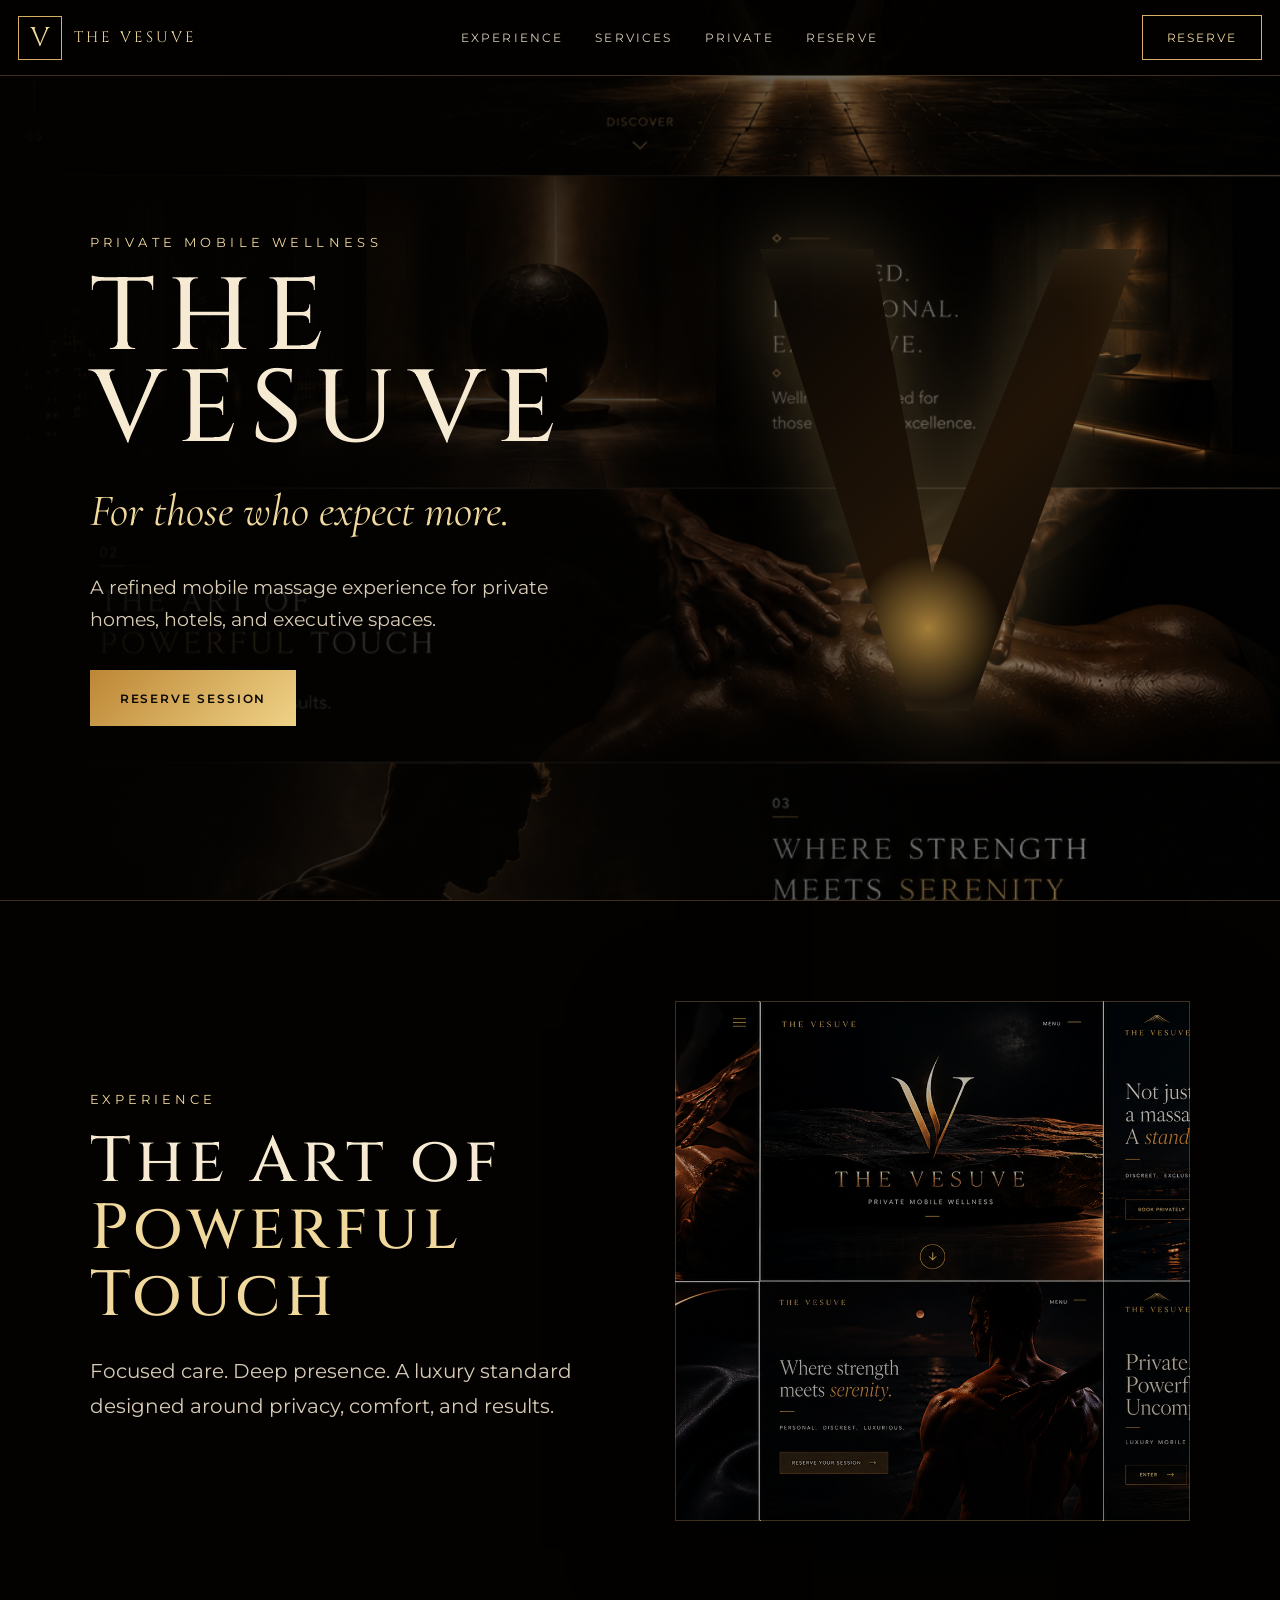
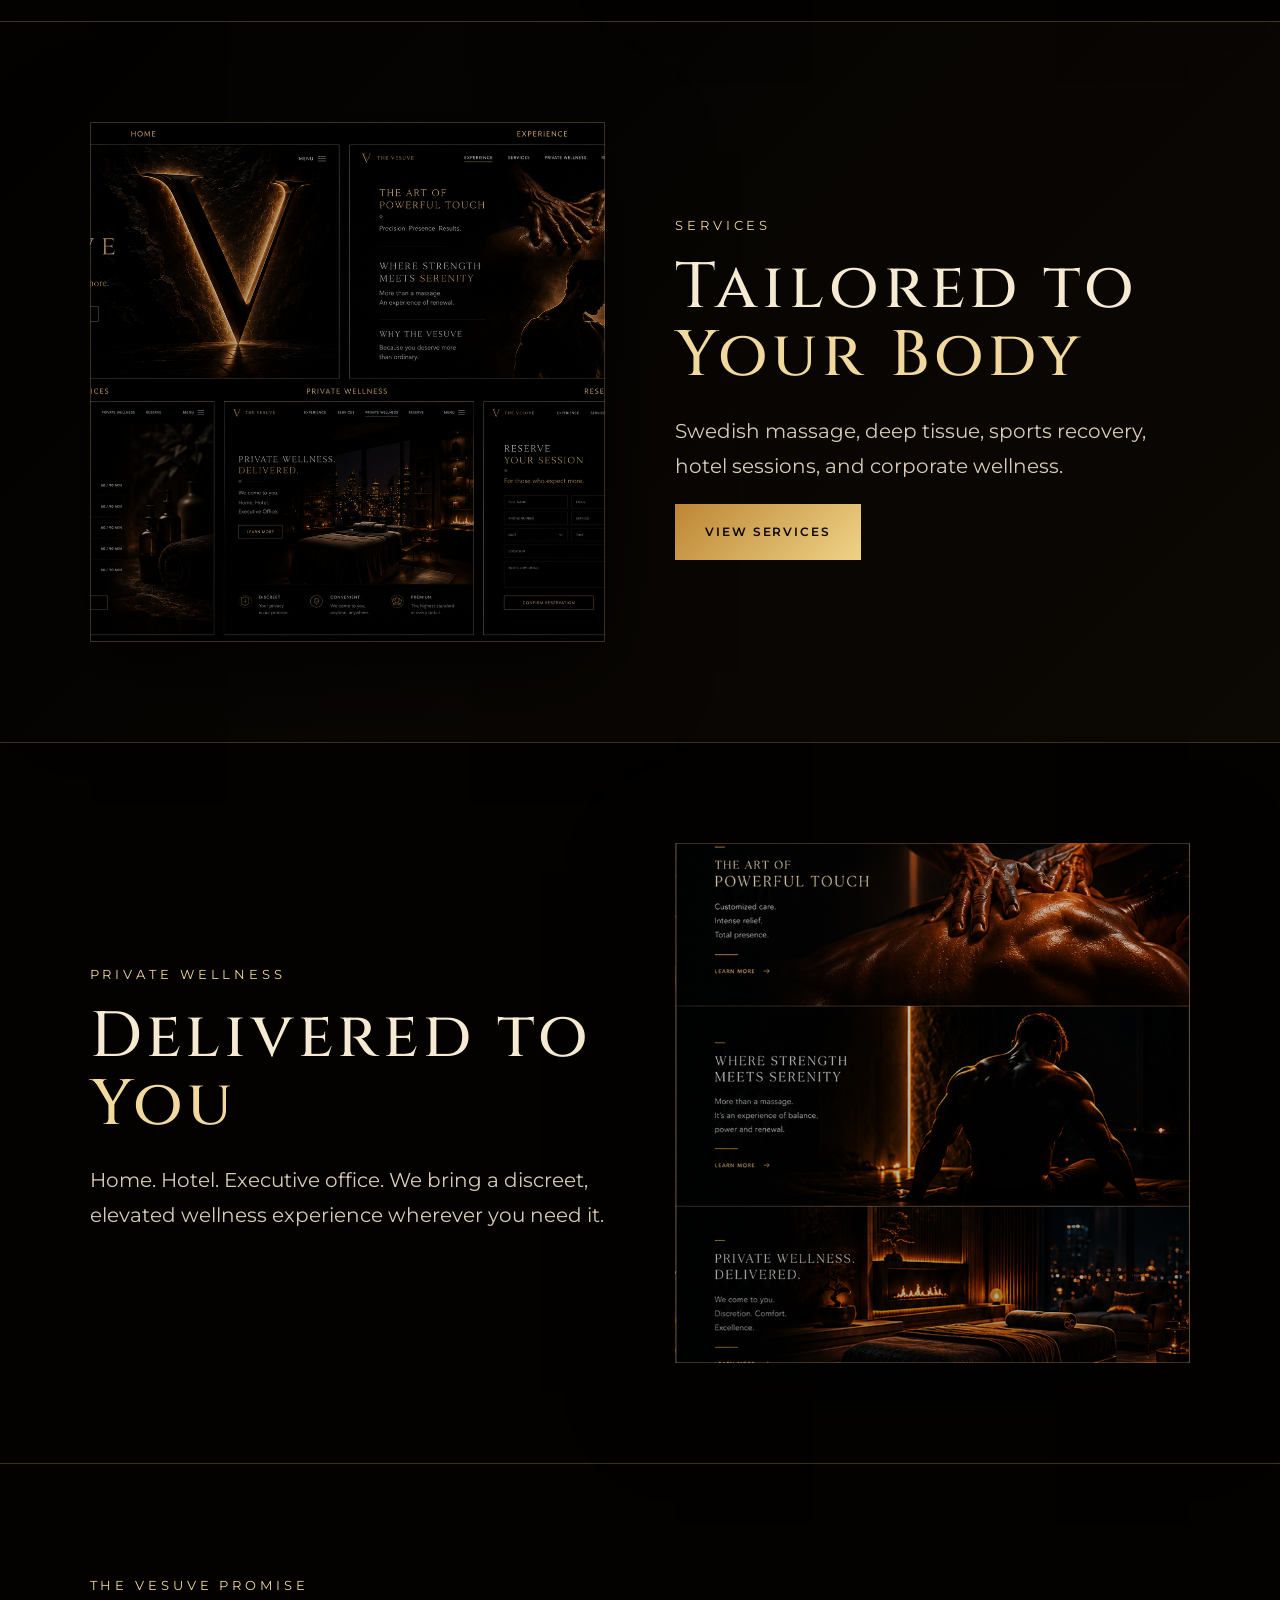
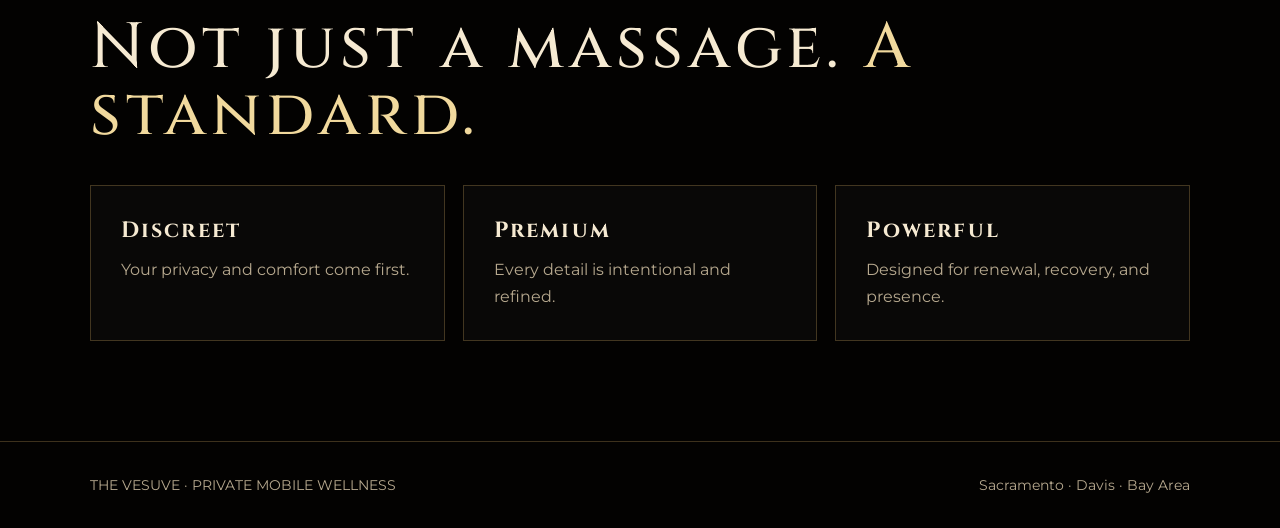
<file: index.html>
<!doctype html><html lang="en"><head><meta charset="utf-8"><meta name="viewport" content="width=device-width, initial-scale=1"><link rel="preconnect" href="https://fonts.googleapis.com"><link href="https://fonts.googleapis.com/css2?family=Cinzel:wght@400;500;600&family=Cormorant+Garamond:ital,wght@0,400;0,500;1,400;1,500&family=Montserrat:wght@300;400;500;600&display=swap" rel="stylesheet"><link rel="stylesheet" href="styles.css"><title>The Vesuve | Private Mobile Wellness</title></head><body><header class="header"><a class="logo" href="index.html"><span class="logo-v">V</span><span class="logo-text">THE VESUVE</span></a><nav class="desktop-nav"><a href="index.html#experience">Experience</a><a href="index.html#services">Services</a><a href="index.html#private">Private</a><a href="reserve.html">Reserve</a></nav><a class="desktop-cta" href="reserve.html">Reserve</a><button class="menu-button" data-menu-button aria-label="Open menu" aria-expanded="false">☰</button></header><nav class="mobile-menu" data-mobile-menu><a href="index.html#experience">Experience</a><a href="index.html#services">Services</a><a href="index.html#private">Private Wellness</a><a href="reserve.html">Reserve</a><a class="gold-button" href="reserve.html">Reserve Session</a></nav><main><section class="hero"><div class="hero-copy"><p class="kicker">Private Mobile Wellness</p><h1>THE<br>VESUVE</h1><p class="tagline">For those who expect more.</p><p class="subline">A refined mobile massage experience for private homes, hotels, and executive spaces.</p><a class="gold-button" href="reserve.html">Reserve Session</a></div><div class="hero-symbol" aria-hidden="true"></div></section><section id="experience" class="section"><div class="section-text"><p class="eyebrow">Experience</p><h2>The Art of <span class="gold">Powerful Touch</span></h2><p class="copy">Focused care. Deep presence. A luxury standard designed around privacy, comfort, and results.</p></div><div class="image-panel experience-img"></div></section><section id="services" class="section alt"><div class="image-panel services-img"></div><div class="section-text"><p class="eyebrow">Services</p><h2>Tailored to <span class="gold">Your Body</span></h2><p class="copy">Swedish massage, deep tissue, sports recovery, hotel sessions, and corporate wellness.</p><a class="gold-button" href="services.html">View Services</a></div></section><section id="private" class="section"><div class="section-text"><p class="eyebrow">Private Wellness</p><h2>Delivered to <span class="gold">You</span></h2><p class="copy">Home. Hotel. Executive office. We bring a discreet, elevated wellness experience wherever you need it.</p></div><div class="image-panel private-img"></div></section><section class="cards"><p class="eyebrow">The Vesuve Promise</p><h2>Not just a massage. <span class="gold">A standard.</span></h2><div class="cards-grid"><div class="card"><h3>Discreet</h3><p>Your privacy and comfort come first.</p></div><div class="card"><h3>Premium</h3><p>Every detail is intentional and refined.</p></div><div class="card"><h3>Powerful</h3><p>Designed for renewal, recovery, and presence.</p></div></div></section></main><footer class="footer"><div>THE VESUVE · PRIVATE MOBILE WELLNESS</div><div>Sacramento · Davis · Bay Area</div></footer><script src="script.js"></script></body></html>
</file>
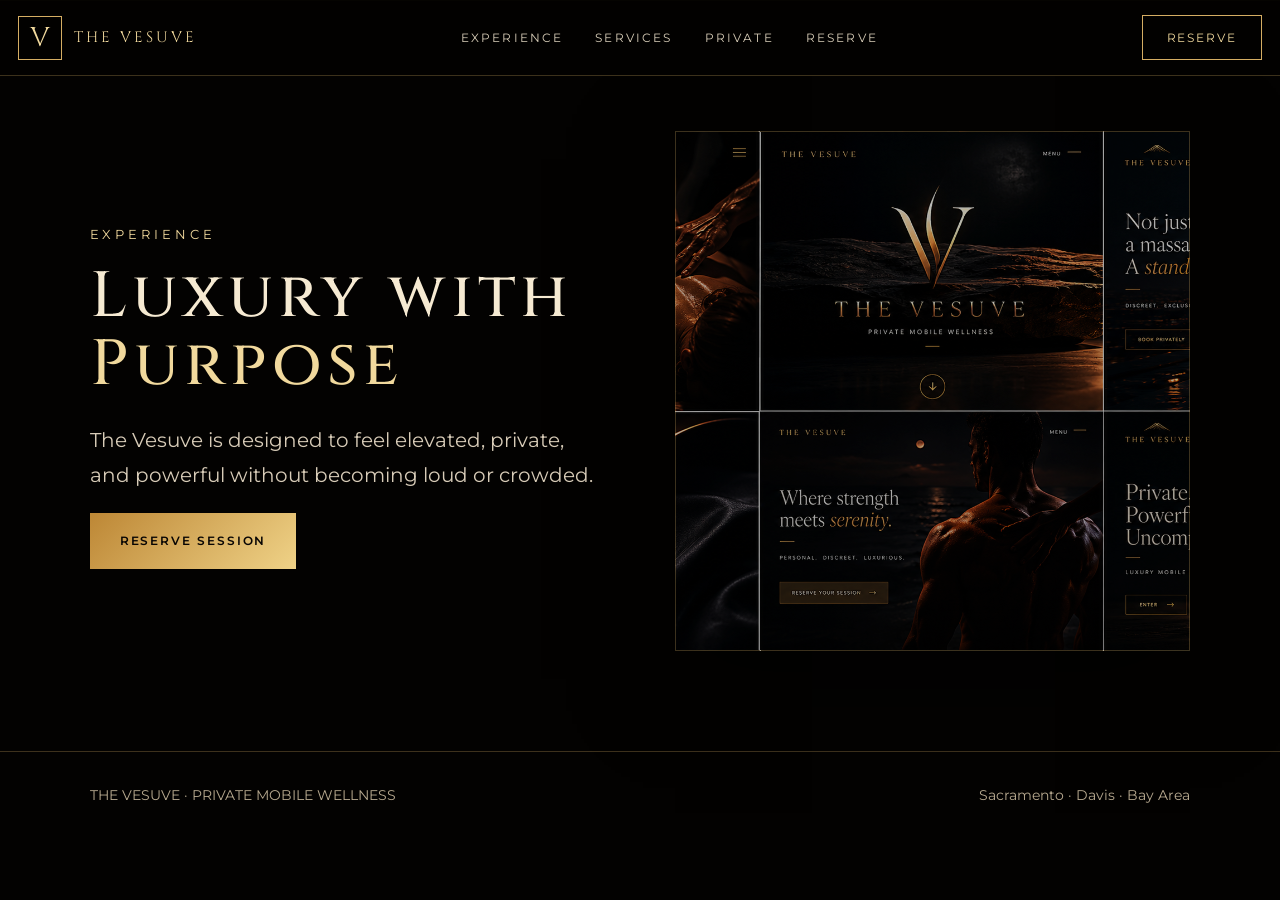
<file: experience.html>
<!doctype html><html lang="en"><head><meta charset="utf-8"><meta name="viewport" content="width=device-width, initial-scale=1"><link rel="preconnect" href="https://fonts.googleapis.com"><link href="https://fonts.googleapis.com/css2?family=Cinzel:wght@400;500;600&family=Cormorant+Garamond:ital,wght@0,400;0,500;1,400;1,500&family=Montserrat:wght@300;400;500;600&display=swap" rel="stylesheet"><link rel="stylesheet" href="styles.css"><title>Experience | The Vesuve</title></head><body><header class="header"><a class="logo" href="index.html"><span class="logo-v">V</span><span class="logo-text">THE VESUVE</span></a><nav class="desktop-nav"><a href="index.html#experience">Experience</a><a href="index.html#services">Services</a><a href="index.html#private">Private</a><a href="reserve.html">Reserve</a></nav><a class="desktop-cta" href="reserve.html">Reserve</a><button class="menu-button" data-menu-button aria-label="Open menu" aria-expanded="false">☰</button></header><nav class="mobile-menu" data-mobile-menu><a href="index.html#experience">Experience</a><a href="index.html#services">Services</a><a href="index.html#private">Private Wellness</a><a href="reserve.html">Reserve</a><a class="gold-button" href="reserve.html">Reserve Session</a></nav><main><section class="section" style="padding-top:130px"><div class="section-text"><p class="eyebrow">Experience</p><h2>Luxury with <span class="gold">Purpose</span></h2><p class="copy">The Vesuve is designed to feel elevated, private, and powerful without becoming loud or crowded.</p><a class="gold-button" href="reserve.html">Reserve Session</a></div><div class="image-panel experience-img"></div></section></main><footer class="footer"><div>THE VESUVE · PRIVATE MOBILE WELLNESS</div><div>Sacramento · Davis · Bay Area</div></footer><script src="script.js"></script></body></html>
</file>
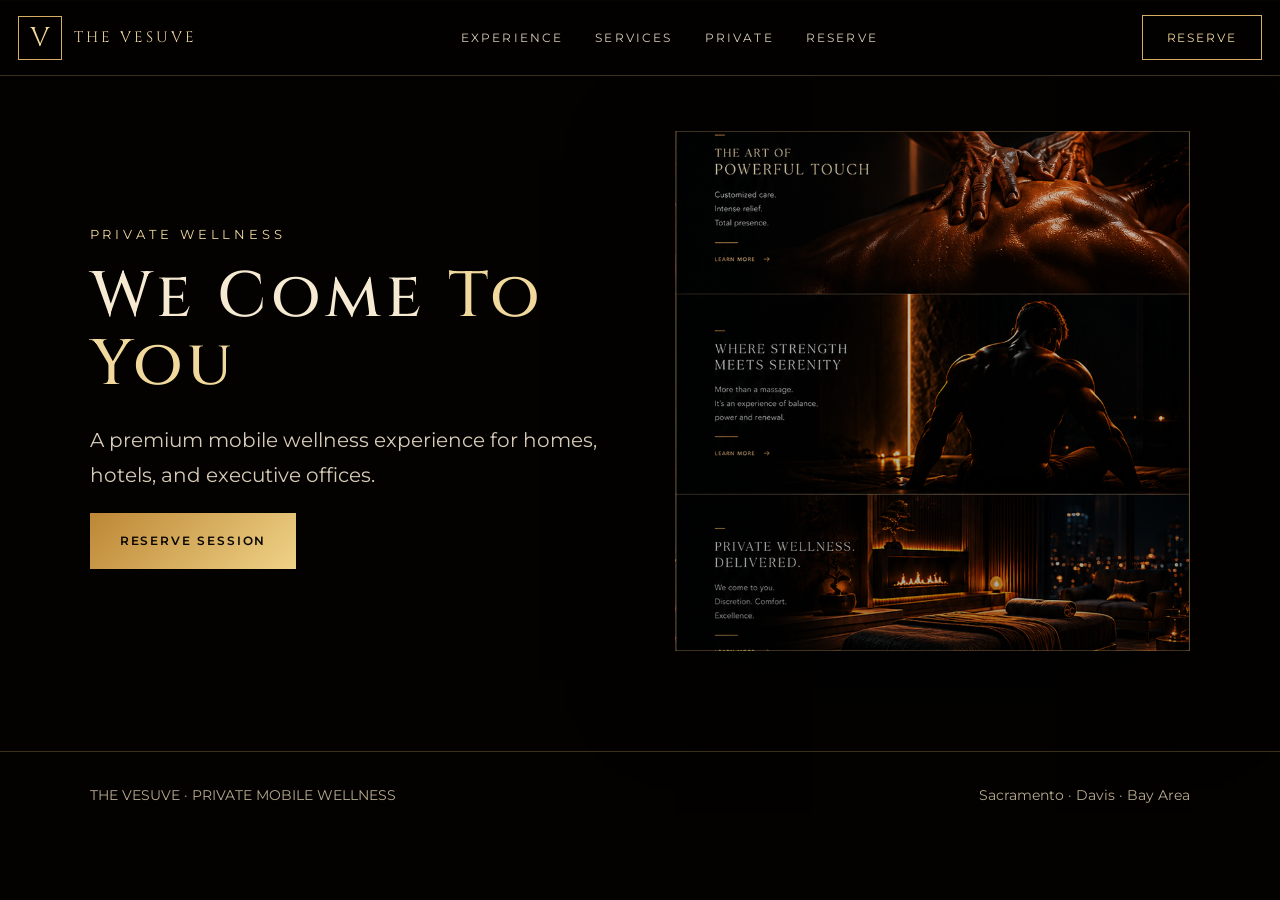
<file: private-wellness.html>
<!doctype html><html lang="en"><head><meta charset="utf-8"><meta name="viewport" content="width=device-width, initial-scale=1"><link rel="preconnect" href="https://fonts.googleapis.com"><link href="https://fonts.googleapis.com/css2?family=Cinzel:wght@400;500;600&family=Cormorant+Garamond:ital,wght@0,400;0,500;1,400;1,500&family=Montserrat:wght@300;400;500;600&display=swap" rel="stylesheet"><link rel="stylesheet" href="styles.css"><title>Private Wellness | The Vesuve</title></head><body><header class="header"><a class="logo" href="index.html"><span class="logo-v">V</span><span class="logo-text">THE VESUVE</span></a><nav class="desktop-nav"><a href="index.html#experience">Experience</a><a href="index.html#services">Services</a><a href="index.html#private">Private</a><a href="reserve.html">Reserve</a></nav><a class="desktop-cta" href="reserve.html">Reserve</a><button class="menu-button" data-menu-button aria-label="Open menu" aria-expanded="false">☰</button></header><nav class="mobile-menu" data-mobile-menu><a href="index.html#experience">Experience</a><a href="index.html#services">Services</a><a href="index.html#private">Private Wellness</a><a href="reserve.html">Reserve</a><a class="gold-button" href="reserve.html">Reserve Session</a></nav><main><section class="section" style="padding-top:130px"><div class="section-text"><p class="eyebrow">Private Wellness</p><h2>We Come <span class="gold">To You</span></h2><p class="copy">A premium mobile wellness experience for homes, hotels, and executive offices.</p><a class="gold-button" href="reserve.html">Reserve Session</a></div><div class="image-panel private-img"></div></section></main><footer class="footer"><div>THE VESUVE · PRIVATE MOBILE WELLNESS</div><div>Sacramento · Davis · Bay Area</div></footer><script src="script.js"></script></body></html>
</file>
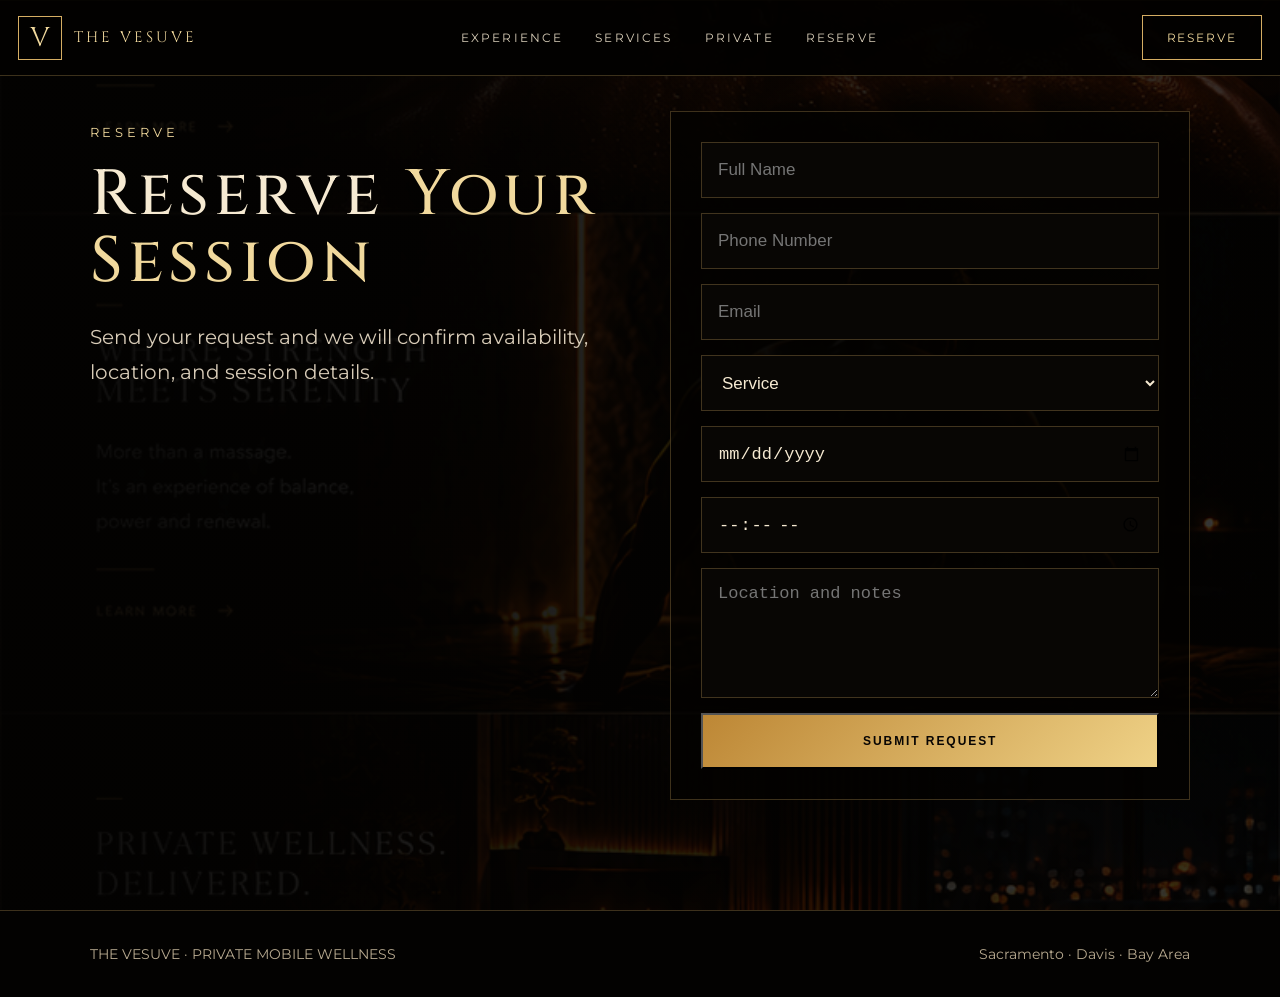
<file: reserve.html>
<!doctype html><html lang="en"><head><meta charset="utf-8"><meta name="viewport" content="width=device-width, initial-scale=1"><link rel="preconnect" href="https://fonts.googleapis.com"><link href="https://fonts.googleapis.com/css2?family=Cinzel:wght@400;500;600&family=Cormorant+Garamond:ital,wght@0,400;0,500;1,400;1,500&family=Montserrat:wght@300;400;500;600&display=swap" rel="stylesheet"><link rel="stylesheet" href="styles.css"><title>Reserve | The Vesuve</title></head><body><header class="header"><a class="logo" href="index.html"><span class="logo-v">V</span><span class="logo-text">THE VESUVE</span></a><nav class="desktop-nav"><a href="index.html#experience">Experience</a><a href="index.html#services">Services</a><a href="index.html#private">Private</a><a href="reserve.html">Reserve</a></nav><a class="desktop-cta" href="reserve.html">Reserve</a><button class="menu-button" data-menu-button aria-label="Open menu" aria-expanded="false">☰</button></header><nav class="mobile-menu" data-mobile-menu><a href="index.html#experience">Experience</a><a href="index.html#services">Services</a><a href="index.html#private">Private Wellness</a><a href="reserve.html">Reserve</a><a class="gold-button" href="reserve.html">Reserve Session</a></nav><main><section class="reserve"><div><p class="eyebrow">Reserve</p><h2>Reserve <span class="gold">Your Session</span></h2><p class="copy">Send your request and we will confirm availability, location, and session details.</p></div><form class="form"><input placeholder="Full Name"><input placeholder="Phone Number"><input placeholder="Email"><select><option>Service</option><option>Swedish Massage</option><option>Deep Tissue</option><option>Sports Recovery</option><option>Hotel Service</option></select><input type="date"><input type="time"><textarea placeholder="Location and notes"></textarea><button class="gold-button" type="button">Submit Request</button></form></section></main><footer class="footer"><div>THE VESUVE · PRIVATE MOBILE WELLNESS</div><div>Sacramento · Davis · Bay Area</div></footer><script src="script.js"></script></body></html>
</file>
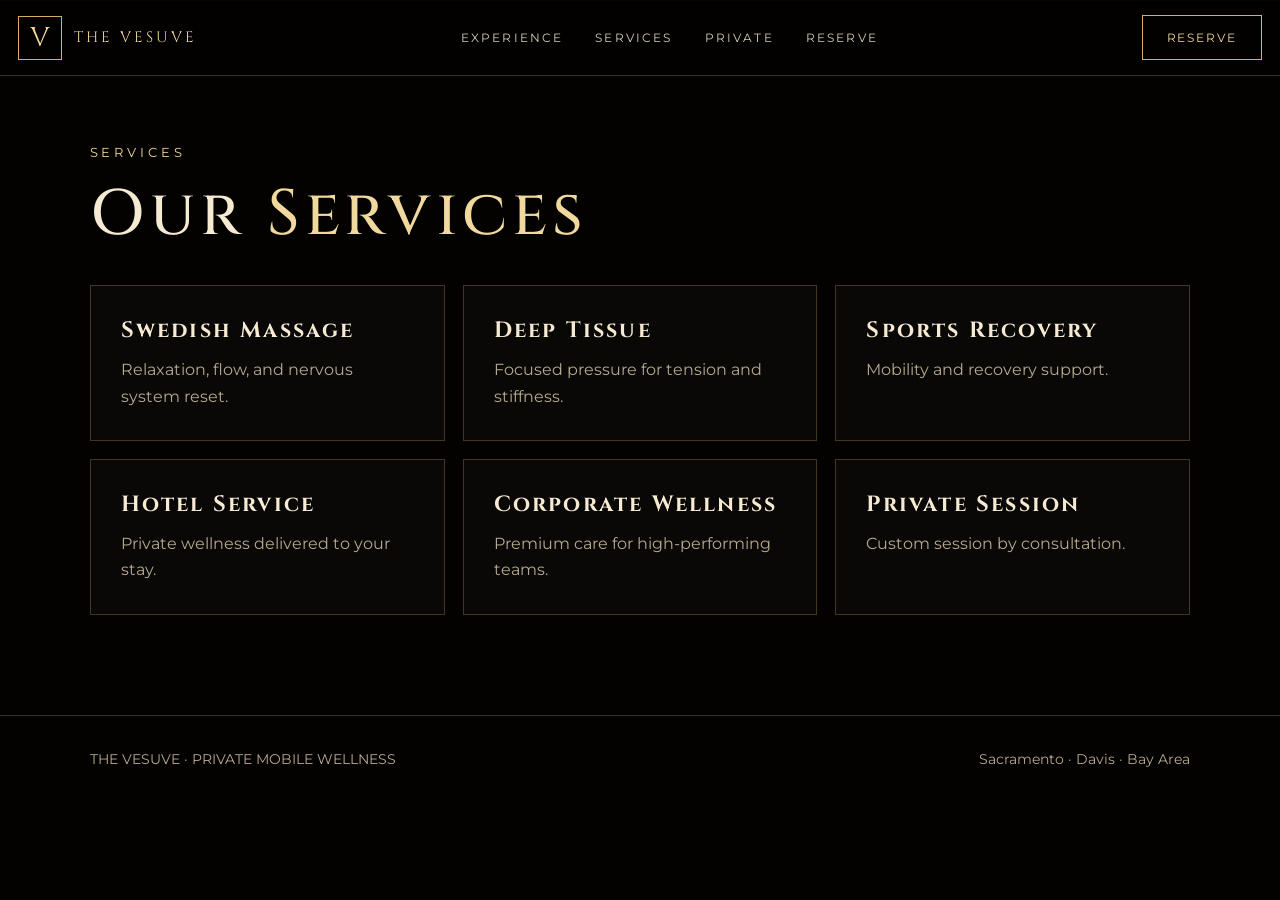
<file: services.html>
<!doctype html><html lang="en"><head><meta charset="utf-8"><meta name="viewport" content="width=device-width, initial-scale=1"><link rel="preconnect" href="https://fonts.googleapis.com"><link href="https://fonts.googleapis.com/css2?family=Cinzel:wght@400;500;600&family=Cormorant+Garamond:ital,wght@0,400;0,500;1,400;1,500&family=Montserrat:wght@300;400;500;600&display=swap" rel="stylesheet"><link rel="stylesheet" href="styles.css"><title>Services | The Vesuve</title></head><body><header class="header"><a class="logo" href="index.html"><span class="logo-v">V</span><span class="logo-text">THE VESUVE</span></a><nav class="desktop-nav"><a href="index.html#experience">Experience</a><a href="index.html#services">Services</a><a href="index.html#private">Private</a><a href="reserve.html">Reserve</a></nav><a class="desktop-cta" href="reserve.html">Reserve</a><button class="menu-button" data-menu-button aria-label="Open menu" aria-expanded="false">☰</button></header><nav class="mobile-menu" data-mobile-menu><a href="index.html#experience">Experience</a><a href="index.html#services">Services</a><a href="index.html#private">Private Wellness</a><a href="reserve.html">Reserve</a><a class="gold-button" href="reserve.html">Reserve Session</a></nav><main><section class="cards" style="padding-top:130px"><p class="eyebrow">Services</p><h2>Our <span class="gold">Services</span></h2><div class="cards-grid"><div class="card"><h3>Swedish Massage</h3><p>Relaxation, flow, and nervous system reset.</p></div><div class="card"><h3>Deep Tissue</h3><p>Focused pressure for tension and stiffness.</p></div><div class="card"><h3>Sports Recovery</h3><p>Mobility and recovery support.</p></div><div class="card"><h3>Hotel Service</h3><p>Private wellness delivered to your stay.</p></div><div class="card"><h3>Corporate Wellness</h3><p>Premium care for high-performing teams.</p></div><div class="card"><h3>Private Session</h3><p>Custom session by consultation.</p></div></div></section></main><footer class="footer"><div>THE VESUVE · PRIVATE MOBILE WELLNESS</div><div>Sacramento · Davis · Bay Area</div></footer><script src="script.js"></script></body></html>
</file>
<file: styles.css>
:root{
  --black:#030201;
  --soft-black:#090705;
  --gold:#d5ad63;
  --gold-light:#f1d99d;
  --cream:#f6ead2;
  --muted:#b7a98f;
  --line:rgba(213,173,99,.28);
}
*{box-sizing:border-box}
html{scroll-behavior:smooth}
body{
  margin:0;
  background:var(--black);
  color:var(--cream);
  font-family:"Montserrat",Arial,sans-serif;
}
a{text-decoration:none;color:inherit}
.header{
  position:fixed;
  top:0;left:0;right:0;
  z-index:20;
  height:76px;
  display:flex;
  align-items:center;
  justify-content:space-between;
  padding:14px 18px;
  background:rgba(3,2,1,.94);
  border-bottom:1px solid var(--line);
}
.logo{
  display:flex;
  align-items:center;
  gap:12px;
}
.logo-v{
  width:44px;height:44px;
  border:1px solid var(--gold);
  display:grid;
  place-items:center;
  font-family:"Cinzel",serif;
  font-size:27px;
  color:var(--gold-light);
}
.logo-text{
  font-family:"Cinzel",serif;
  color:var(--gold-light);
  letter-spacing:.20em;
  font-size:15px;
}
.desktop-nav{display:flex;gap:32px}
.desktop-nav a{
  font-size:12px;
  letter-spacing:.18em;
  text-transform:uppercase;
  color:var(--cream);
  opacity:.88;
}
.desktop-cta{
  border:1px solid var(--gold);
  color:var(--gold-light);
  padding:14px 24px;
  text-transform:uppercase;
  letter-spacing:.16em;
  font-size:12px;
}
.menu-button{
  width:46px;height:46px;
  border:1px solid var(--line);
  background:transparent;
  color:var(--gold-light);
  font-size:29px;
  display:none;
}
.mobile-menu{
  display:none;
  position:fixed;
  top:76px;left:0;right:0;
  z-index:19;
  background:rgba(3,2,1,.98);
  border-bottom:1px solid var(--line);
  padding:12px 22px 24px;
}
.mobile-menu.open{display:block}
.mobile-menu a{
  display:block;
  padding:18px 4px;
  border-bottom:1px solid rgba(213,173,99,.14);
  letter-spacing:.18em;
  text-transform:uppercase;
  color:var(--cream);
}
.mobile-menu .gold-button{margin-top:18px;width:100%}
.gold-button{
  display:inline-flex;
  justify-content:center;
  align-items:center;
  min-height:56px;
  padding:0 30px;
  background:linear-gradient(135deg,#bd8735,#efd287);
  color:#080503;
  text-transform:uppercase;
  letter-spacing:.16em;
  font-size:12px;
  font-weight:600;
}
.hero{
  min-height:100vh;
  padding:132px 7vw 72px;
  display:grid;
  grid-template-columns:1fr 1fr;
  align-items:center;
  gap:50px;
  background:
    linear-gradient(90deg,rgba(3,2,1,.98) 0%,rgba(3,2,1,.74) 45%,rgba(3,2,1,.32) 100%),
    url("hero.jpg");
  background-size:cover;
  background-position:center;
}
.hero-copy{max-width:660px}
.kicker{
  margin:0 0 22px;
  color:var(--gold-light);
  text-transform:uppercase;
  letter-spacing:.34em;
  font-size:13px;
}
h1{
  margin:0;
  font-family:"Cinzel",serif;
  font-size:clamp(58px,8vw,124px);
  line-height:.9;
  letter-spacing:.12em;
  font-weight:500;
}
.tagline{
  margin:28px 0 34px;
  font-family:"Cormorant Garamond",serif;
  font-style:italic;
  color:var(--gold-light);
  font-size:clamp(32px,3.5vw,54px);
}
.subline{
  margin:0 0 34px;
  color:#d9ccb5;
  font-size:19px;
  line-height:1.7;
  max-width:530px;
}
.hero-symbol{
  justify-self:center;
  width:min(420px,40vw);
  aspect-ratio:1/1.1;
  position:relative;
  filter:drop-shadow(0 0 44px rgba(213,173,99,.35));
}
.hero-symbol:before{
  content:"";
  position:absolute;
  inset:0;
  clip-path:polygon(10% 0,37% 0,51% 70%,82% 0,100% 0,60% 100%,45% 100%);
  background:
    radial-gradient(circle at 50% 82%,rgba(255,199,91,.60),transparent 17%),
    linear-gradient(135deg,#050403,#211407 55%,#050403);
  box-shadow:inset 0 0 65px rgba(255,218,143,.16);
}
.section{
  min-height:80vh;
  padding:100px 7vw;
  display:grid;
  grid-template-columns:1fr 1fr;
  gap:70px;
  align-items:center;
  border-top:1px solid var(--line);
  background:var(--black);
}
.section.alt{background:linear-gradient(135deg,#030201,#0c0804)}
.section-text{max-width:620px}
.eyebrow{
  color:var(--gold-light);
  letter-spacing:.30em;
  text-transform:uppercase;
  font-size:13px;
  margin-bottom:22px;
}
h2{
  margin:0 0 24px;
  font-family:"Cinzel",serif;
  font-size:clamp(40px,5vw,78px);
  line-height:1.05;
  letter-spacing:.08em;
  font-weight:500;
}
.gold{color:var(--gold-light)}
.copy{
  color:#d8ccb8;
  font-size:20px;
  line-height:1.75;
}
.image-panel{
  min-height:520px;
  border:1px solid var(--line);
  background-size:cover;
  background-position:center;
  box-shadow:0 28px 90px rgba(0,0,0,.60);
}
.experience-img{background-image:linear-gradient(rgba(0,0,0,.25),rgba(0,0,0,.35)),url("experience.jpg")}
.services-img{background-image:linear-gradient(rgba(0,0,0,.28),rgba(0,0,0,.38)),url("services.jpg")}
.private-img{background-image:linear-gradient(rgba(0,0,0,.20),rgba(0,0,0,.35)),url("private-wellness.jpg")}
.cards{
  padding:100px 7vw;
  border-top:1px solid var(--line);
}
.cards-grid{
  display:grid;
  grid-template-columns:repeat(3,1fr);
  gap:18px;
  margin-top:36px;
}
.card{
  padding:30px;
  border:1px solid var(--line);
  background:rgba(255,255,255,.025);
}
.card h3{
  margin:0 0 12px;
  font-family:"Cinzel",serif;
  font-size:22px;
  letter-spacing:.10em;
}
.card p{
  margin:0;
  color:var(--muted);
  line-height:1.65;
  font-size:16px;
}
.reserve{
  padding:110px 7vw;
  display:grid;
  grid-template-columns:1fr 1fr;
  gap:60px;
  border-top:1px solid var(--line);
  background:
    linear-gradient(90deg,rgba(3,2,1,.96),rgba(3,2,1,.78)),
    url("private-wellness.jpg");
  background-size:cover;
  background-position:center;
}
.form{
  display:grid;
  gap:15px;
  padding:30px;
  border:1px solid var(--line);
  background:rgba(3,2,1,.78);
}
input,select,textarea{
  width:100%;
  min-height:56px;
  background:#080604;
  border:1px solid rgba(213,173,99,.28);
  color:var(--cream);
  padding:15px 16px;
  font-size:17px;
}
textarea{min-height:130px}
.footer{
  padding:34px 7vw;
  border-top:1px solid var(--line);
  color:var(--muted);
  display:flex;
  justify-content:space-between;
  gap:20px;
  font-size:14px;
}
@media(max-width:900px){
  .header{height:72px;padding:12px 16px}
  .logo-v{width:42px;height:42px;font-size:26px}
  .logo-text{font-size:14px;letter-spacing:.18em}
  .desktop-nav,.desktop-cta{display:none}
  .menu-button{display:grid;place-items:center}
  .mobile-menu{top:72px}
  .hero{
    grid-template-columns:1fr;
    padding:116px 24px 58px;
    background:
      linear-gradient(180deg,rgba(3,2,1,.98) 0%,rgba(3,2,1,.78) 50%,rgba(3,2,1,.96) 100%),
      url("hero.jpg");
    background-size:cover;
    background-position:center;
  }
  .hero-symbol{
    order:-1;
    width:min(74vw,330px);
    margin:0 auto -10px;
  }
  h1{
    font-size:clamp(48px,15vw,70px);
    letter-spacing:.09em;
  }
  .tagline{font-size:34px;margin:24px 0 28px}
  .subline{font-size:18px}
  .gold-button{width:100%;min-height:58px}
  .section,.reserve{
    grid-template-columns:1fr;
    padding:84px 24px;
    gap:34px;
  }
  .image-panel{min-height:360px}
  .copy{font-size:18px}
  h2{font-size:clamp(36px,11vw,54px)}
  .cards{padding:84px 24px}
  .cards-grid{grid-template-columns:1fr}
  .form{padding:22px}
  .footer{flex-direction:column}
}
</file>
